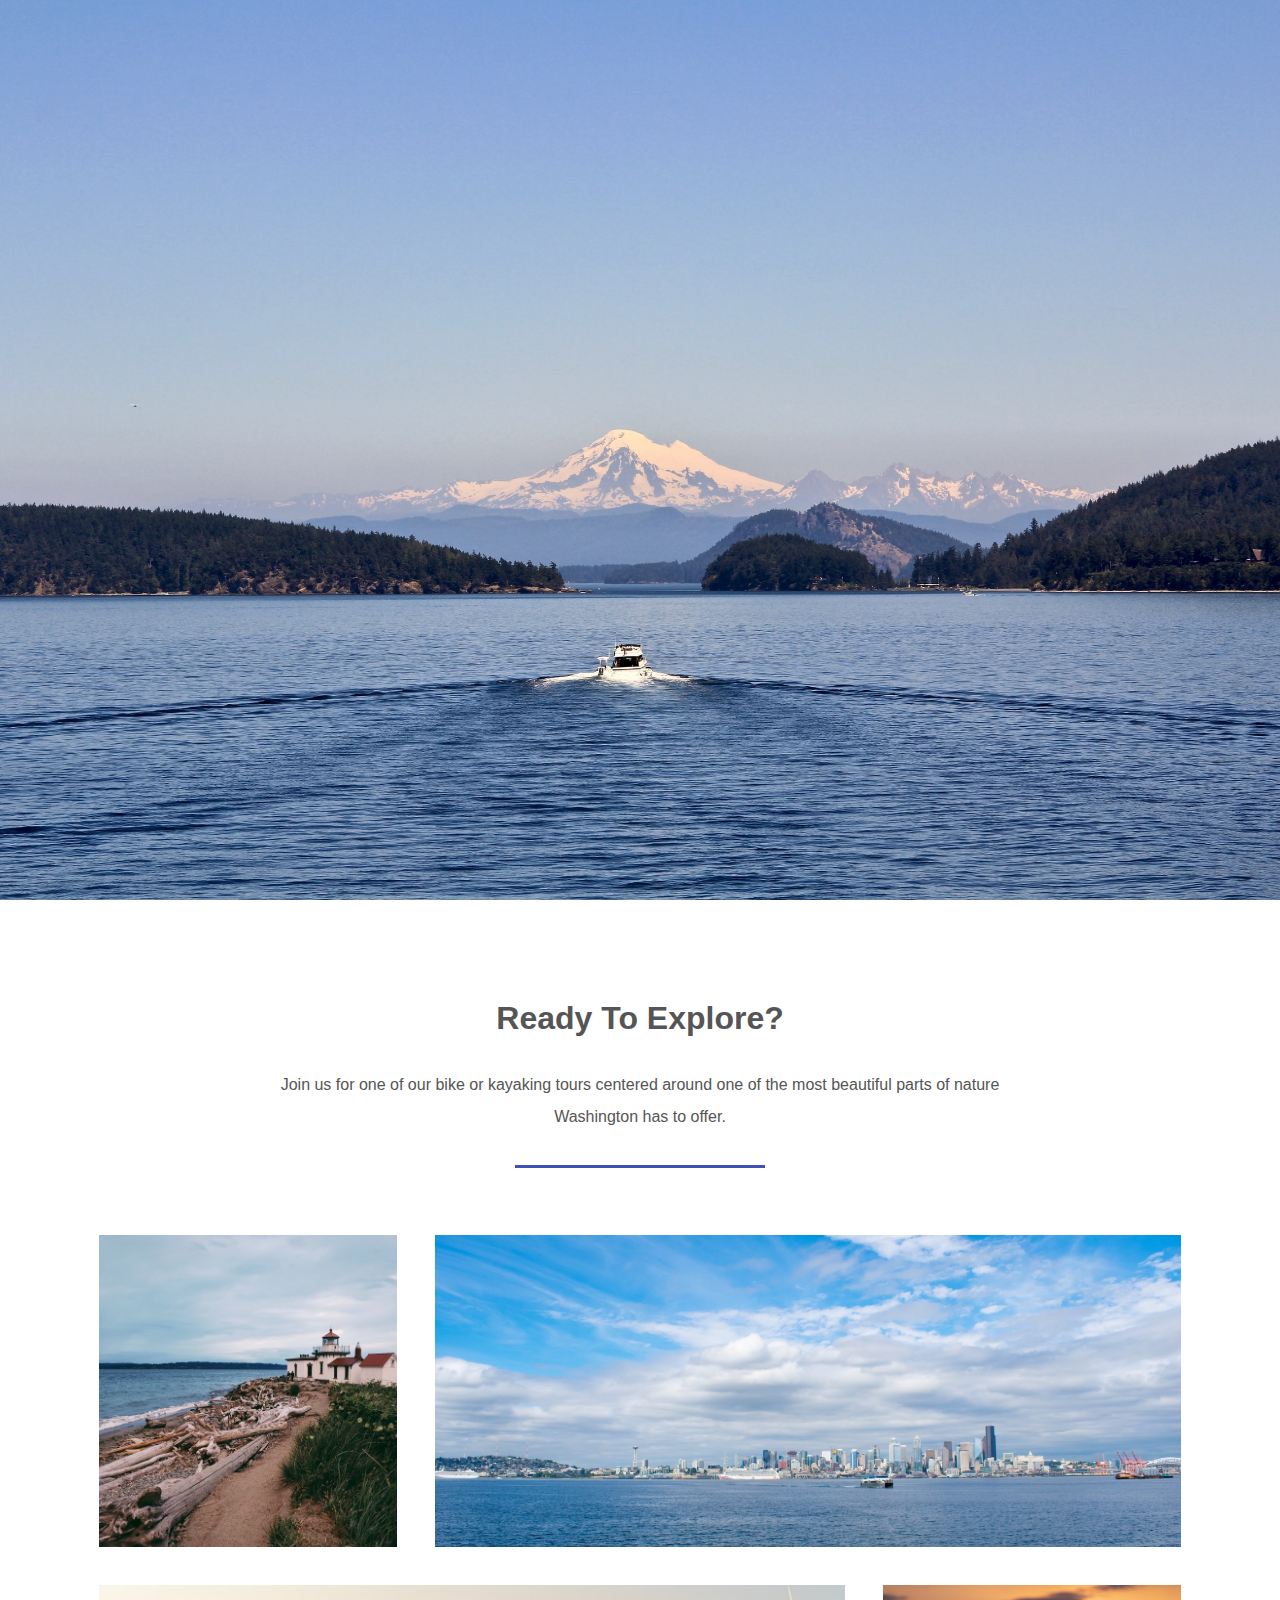
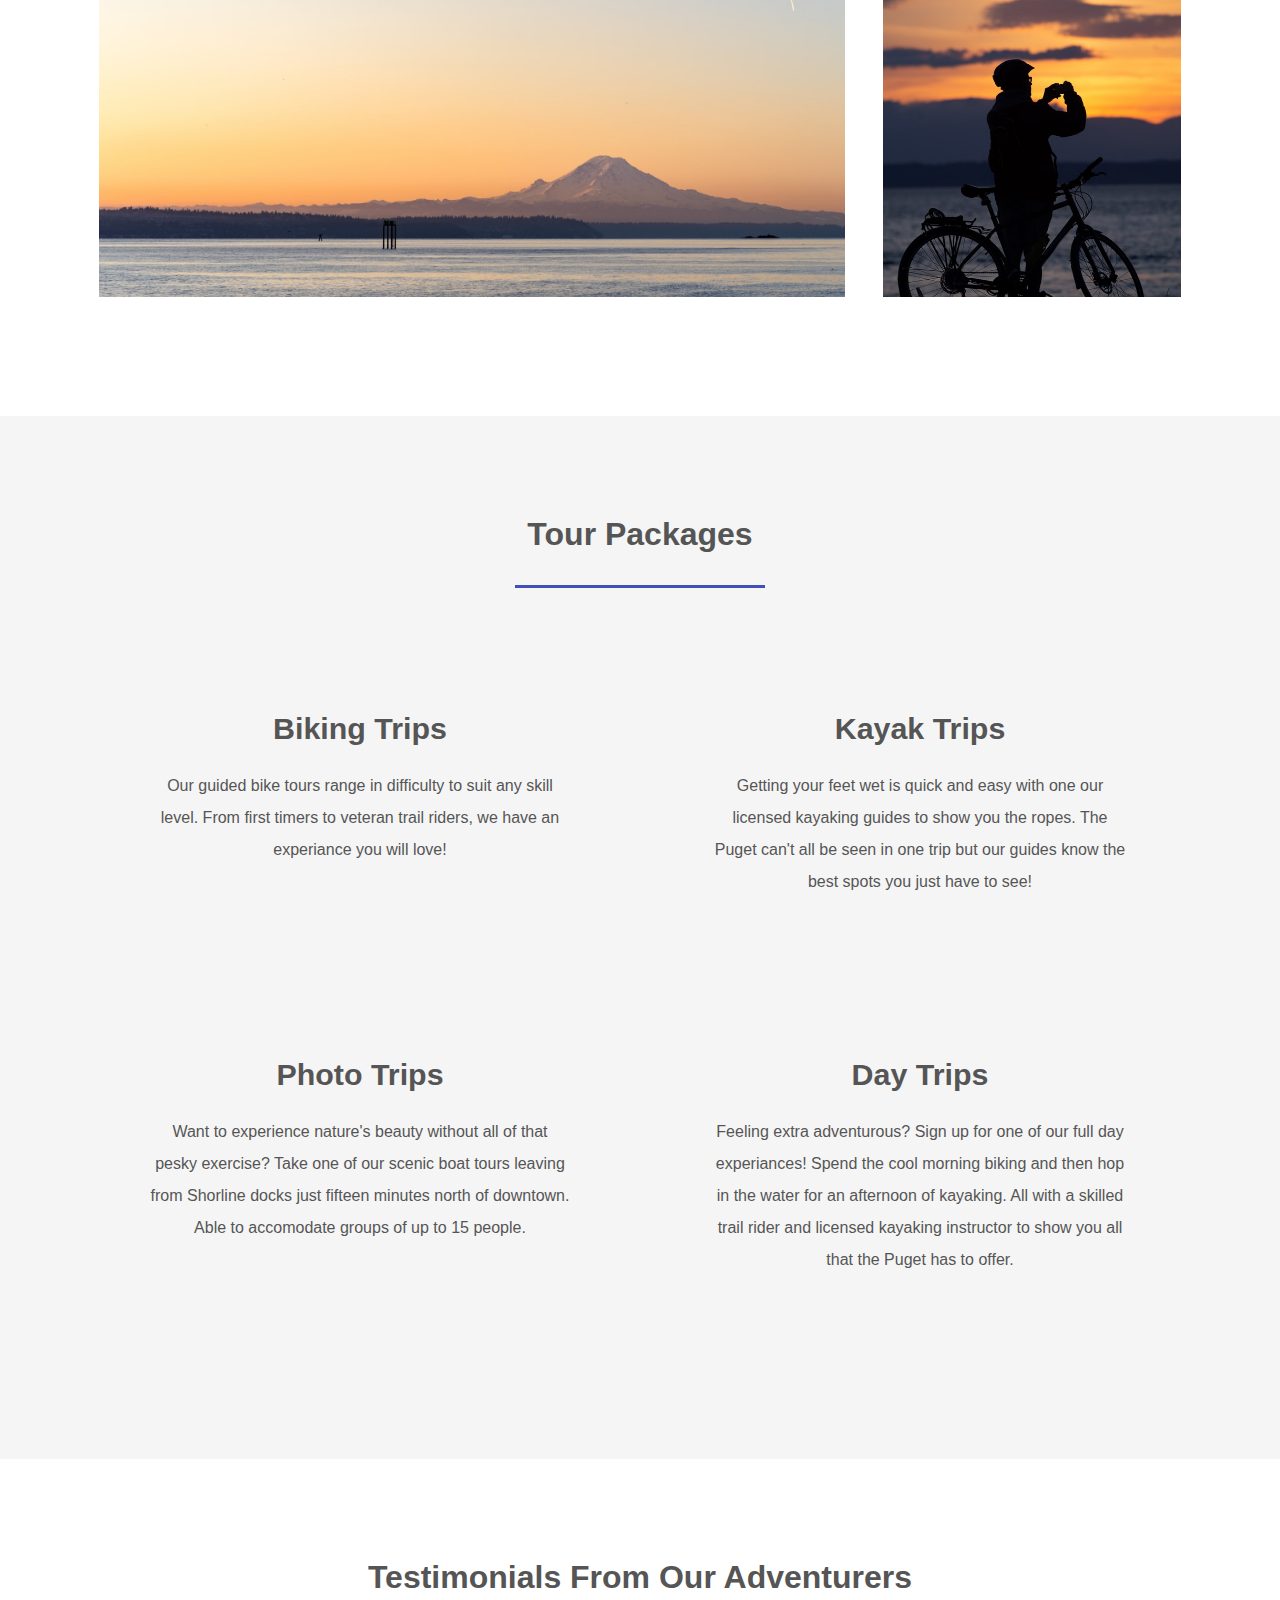
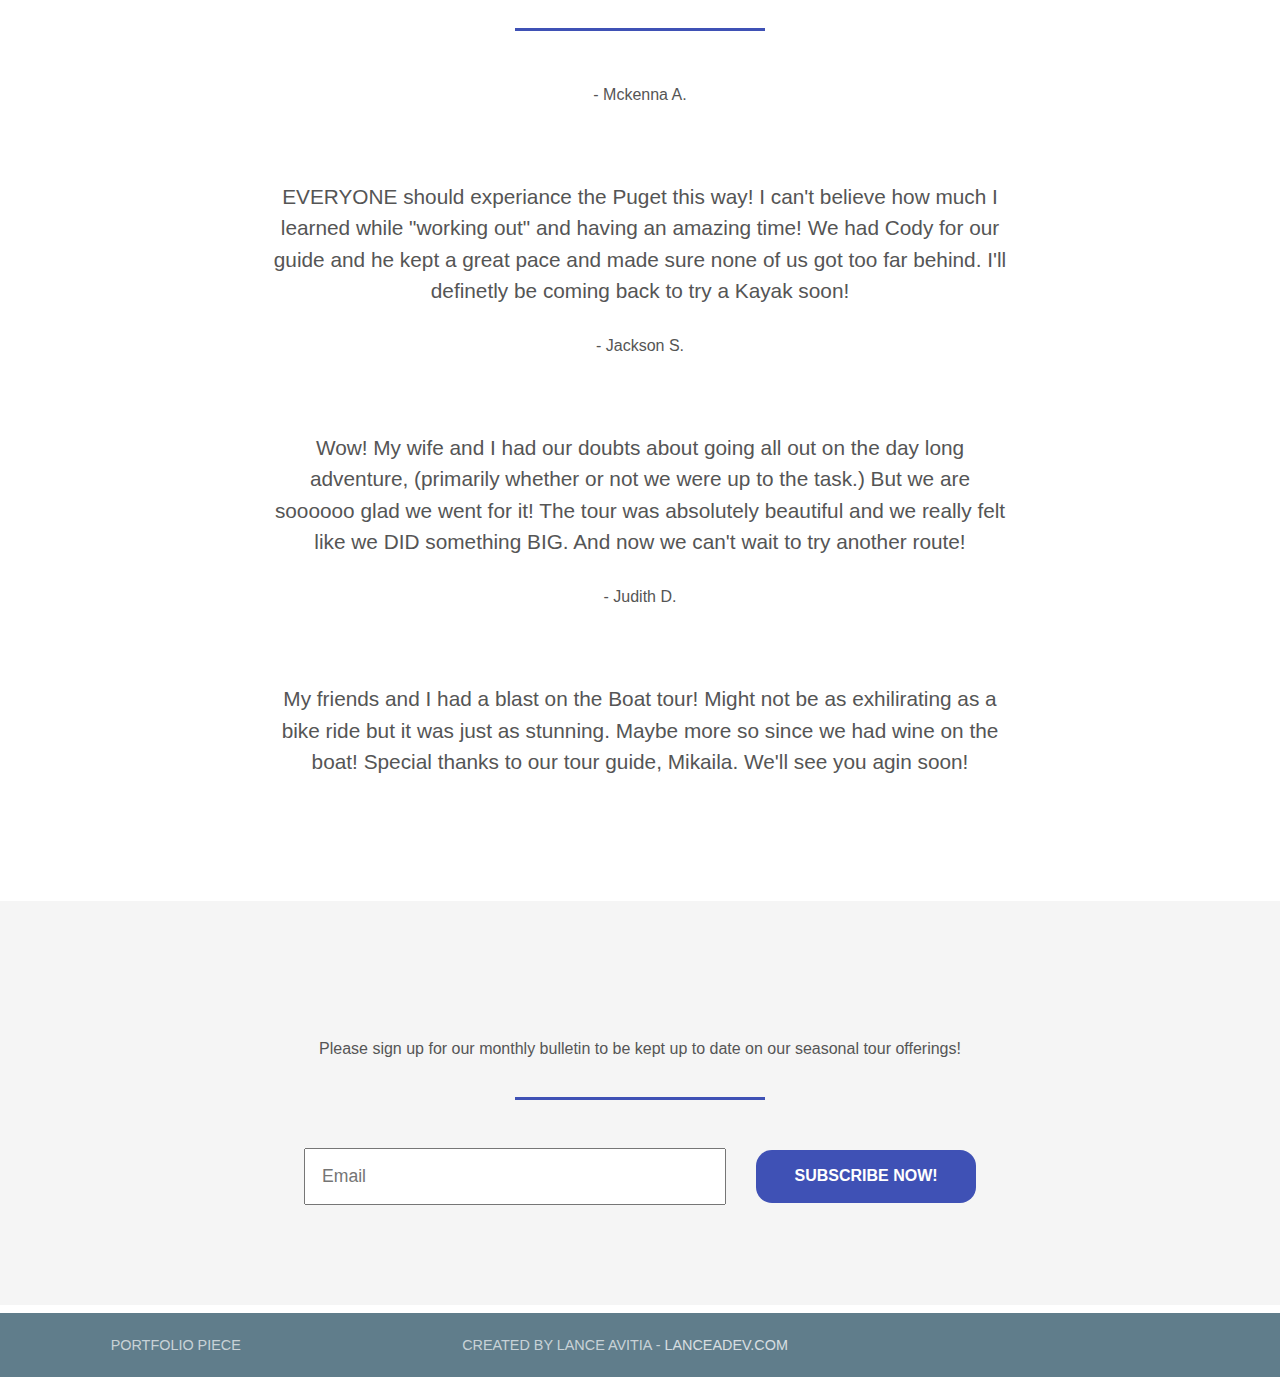
<file: index.html>
<!DOCTYPE html>
<html lang="en">

<head>
    <meta charset="UTF-8">
    <meta name="viewport" content="width=device-width, initial-scale=1.0">
    <meta author="Lance Avitia" contact="MonocledDesign@gmail.com">
    <title>Puget Blue</title>
    <link rel="stylesheet" href="assets/css/theme.css">
    <link rel="stylesheet" href="assets/css/landing.css">
    <link rel="stylesheet" href="https://use.fontawesome.com/releases/v5.15.4/css/all.css" integrity="sha384-DyZ88mC6Up2uqS4h/KRgHuoeGwBcD4Ng9SiP4dIRy0EXTlnuz47vAwmeGwVChigm" crossorigin="anonymous">
</head>

<body>
    <header>
        <h2><a href="./index.html">Puget Blue</a></h2>
        <nav>
            <li><a href="./tours.html">Tours</a></li>
            <li><a href="./about.html">About</a></li>
            <li><a href="./contact.html">Contact</a></li>
        </nav>
    </header>
    <section class="hero">
        <div class="background-image" style="background-image: url(assets/img/main.jpg);"></div>
        <div class="hero-content-area">
            <h1>Puget Blue</h1>
            <h3>See The Sound as it is meant to be seen!</h3>
            <a href="./contact.html" class="btn">Contact Us Now</a>
        </div>
    </section>
    <section class="destinations">
        <h3 class="title">Ready to explore?</h3>
        <p>Join us for one of our bike or kayaking tours centered around one of the most beautiful parts of nature
            Washington has to offer.
            <hr>
        <ul class="grid">
            <li class="small" style="background-image: url(assets/img/grid1.jpg);"></li>
            <li class="large" style="background-image: url(assets/img/grid2.jpg);"></li>
            <li class="large" style="background-image: url(assets/img/grid3.jpg);"></li>
            <li class="small" style="background-image: url(assets/img/grid4.jpg);"></li>
        </ul>
    </section>
    <section class="packages">
        <h3 class="title">Tour Packages</h3>
        <hr>
        <ul class="grid">
            <li>
                <i class="fas fa-bicycle fa-4x"></i>
                <h4>Biking Trips</h4>
                <p>Our guided bike tours range in difficulty to suit any skill level. From first timers to veteran trail
                    riders, we have an experiance you will love! </p>
            </li>
            <li>
                <i class="fas fa-compass fa-4x"></i>
                <h4>Kayak Trips</h4>
                <p>Getting your feet wet is quick and easy with one our licensed kayaking guides to show you the ropes.
                    The Puget can't all be seen in one trip but our guides know the best spots you just have to see!</p>
            </li>
            <li>
                <i class="fas fa-ship fa-4x"></i>
                <h4>Photo Trips</h4>
                <p>Want to experience nature's beauty without all of that pesky exercise? Take one of our scenic boat
                    tours leaving from Shorline docks just fifteen minutes north of downtown. Able to accomodate groups
                    of up to 15 people.</p>
            </li>
            <li>
                <i class="fas fa-heartbeat fa-4x"></i>
                <h4>Day Trips</h4>
                <p>Feeling extra adventurous? Sign up for one of our full day experiances! Spend the cool morning biking
                    and then hop in the water for an afternoon of kayaking. All with a skilled trail rider and licensed
                    kayaking instructor to show you all that the Puget has to offer.</p>
            </li>
        </ul>
    </section>
    <section class="testimonials">
        <h3 class="title">Testimonials from our adventurers</h3>
        <hr>
        <p class="author">- Mckenna A.</p>
        <p class="quote">EVERYONE should experiance the Puget this way! I can't believe how much I learned while
            "working out" and having an amazing time! We had Cody for our guide and he kept a great pace and made sure
            none of us got too far behind. I'll definetly be coming back to try a Kayak soon!</p>
        <p class="author">- Jackson S.</p>
        <p class="quote">Wow! My wife and I had our doubts about going all out on the day long adventure, (primarily
            whether or not we were up to the task.) But we are soooooo glad we went for it! The tour was absolutely
            beautiful and we really felt like we DID something BIG. And now we can't wait to try another route!</p>
        <p class="author">- Judith D.</p>
        <p class="quote">My friends and I had a blast on the Boat tour! Might not be as exhilirating as a bike ride but
            it was just as stunning. Maybe more so since we had wine on the boat! Special thanks to our tour guide,
            Mikaila. We'll see you agin soon!</p>
    </section>
    <section class="contact">
        <h3 class="title"></h3>
        <p>Please sign up for our monthly bulletin to be kept up to date on our seasonal tour offerings!</p>
        <hr>
        <form>
            <input type="email" placeholder="Email">
            <a href="#" id="submit" class="btn">Subscribe Now!</a>
        </form>
    </section>
    <footer>
        <p>Portfolio Piece</p>
        <p>Created By Lance Avitia - <a href="https://www.lanceadev.com/">LanceADev.com</a></p>
        <ul>
            <li><a href="#"><i class="fab fa-twitter-square fa-2x"></i></a></li>
            <li><a href="#"><i class="fab fa-facebook-square fa-2x"></i></a></li>
            <li><a href="#"><i class="fab fa-instagram-square fa-2x"></i></a></li>
        </ul>
    </footer>
    <script src="./assets/scripts/form_handler.js"></script>
</body>

</html>
</file>
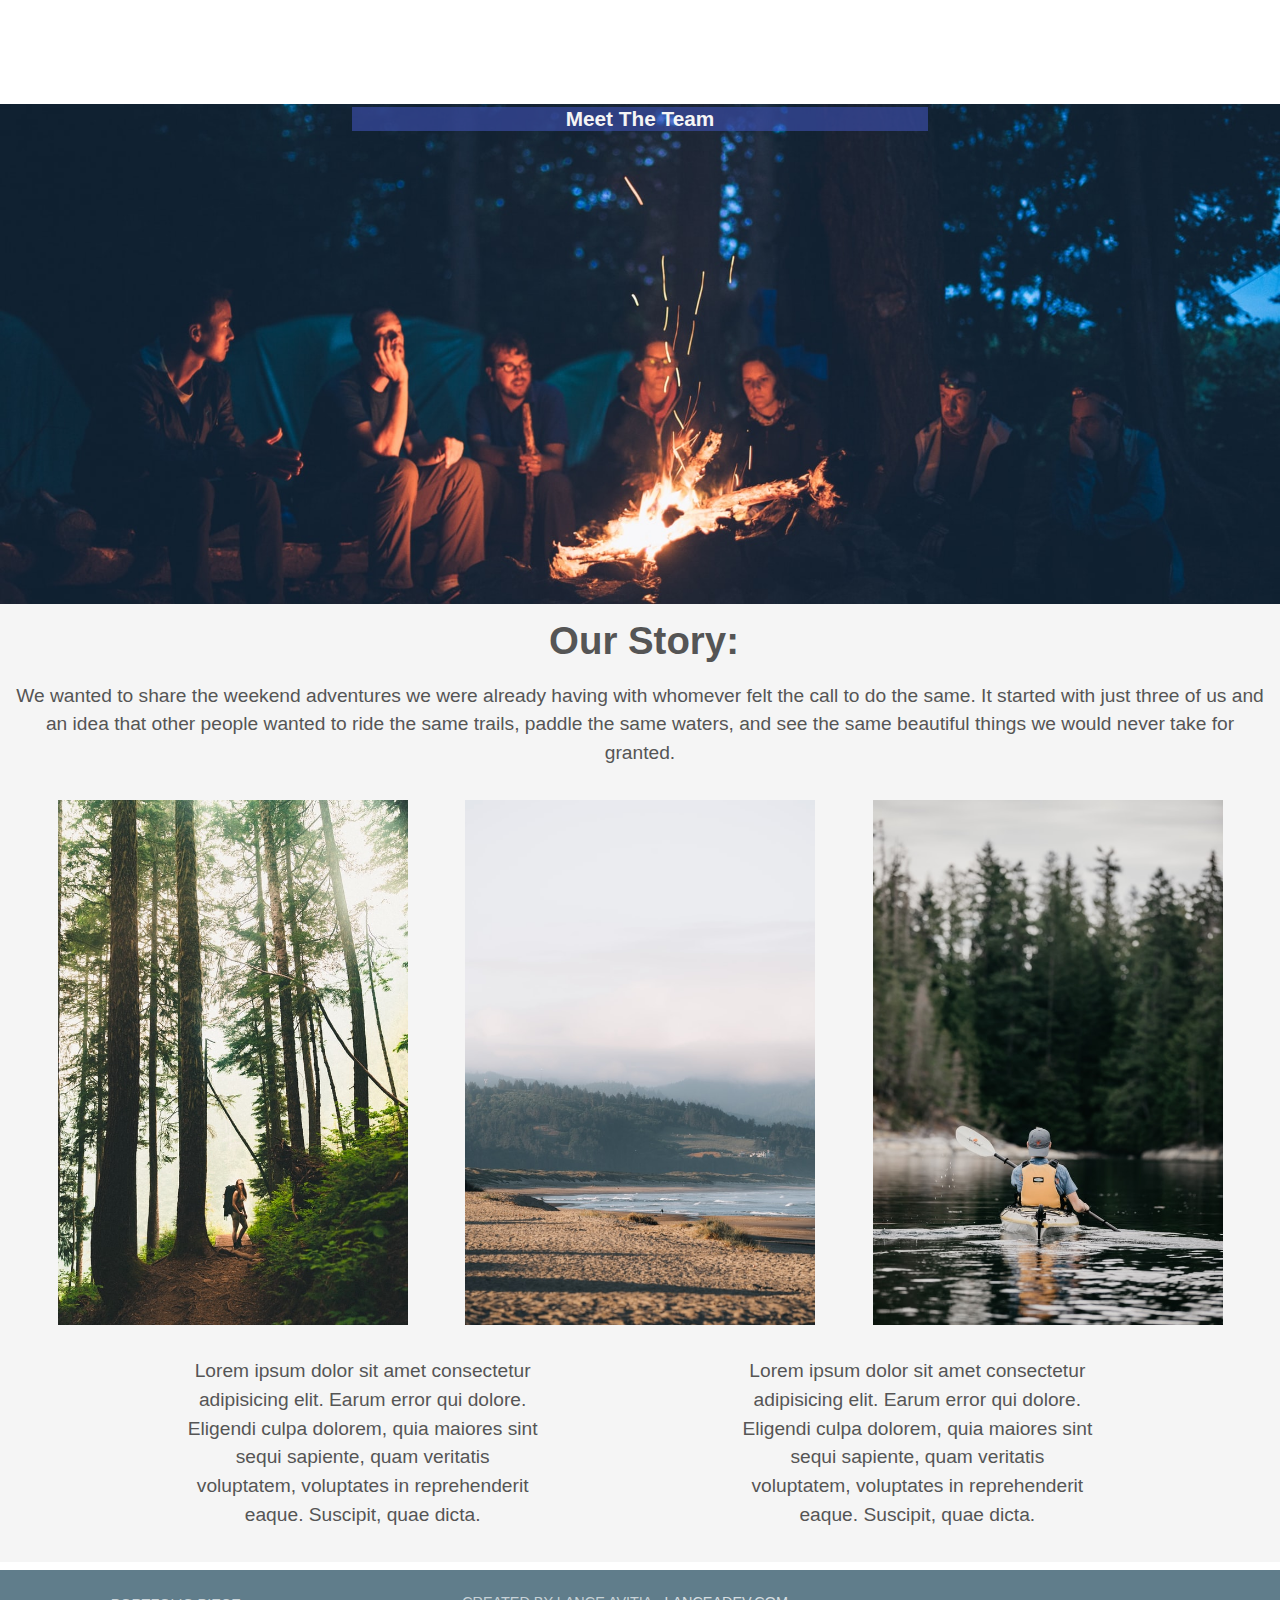
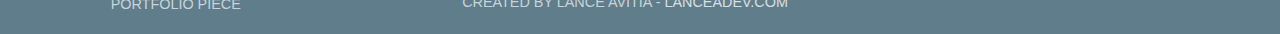
<file: about.html>
<!DOCTYPE html>
<html lang="en">

<head>
    <meta charset="UTF-8">
    <meta name="viewport" content="width=device-width, initial-scale=1.0">
    <meta author="Lance Avitia" contact="MonocledDesign@gmail.com">
    <title>Puget Blue</title>
    <link rel="stylesheet" href="assets/css/theme.css">
    <link rel="stylesheet" href="assets/css/about.css">
    <link rel="stylesheet" href="https://use.fontawesome.com/releases/v5.15.4/css/all.css" integrity="sha384-DyZ88mC6Up2uqS4h/KRgHuoeGwBcD4Ng9SiP4dIRy0EXTlnuz47vAwmeGwVChigm" crossorigin="anonymous">
</head>

<body>
    <header>
        <h2><a href="./index.html">Puget Blue</a></h2>
        <nav>
            <li><a href="./tours.html">Tours</a></li>
            <li><a href="./about.html">About</a></li>
            <li><a href="./contact.html">Contact</a></li>
        </nav>
    </header>
    <section>
        <div class="about-main">
            <h2>Meet The Team</h2>
        </div>
        <article class="about">
            <h1>Our Story:</h1>
            <p>We wanted to share the weekend adventures we were already having with whomever felt the call to do the
                same. It started with just three of us and an idea that other people wanted to ride the same trails,
                paddle the same waters, and see the same beautiful things we would never take for granted. </p>

            <img class="about-img" src="assets/img/about2.jpg" />
            <p class="bottom">
                Lorem ipsum dolor sit amet consectetur adipisicing elit. Earum error qui dolore. Eligendi culpa dolorem,
                quia maiores sint sequi sapiente, quam veritatis voluptatem, voluptates in reprehenderit eaque.
                Suscipit, quae dicta.
            </p>
            <img class="about-img" src="assets/img/about3.jpg" />
            <p class="bottom">
                Lorem ipsum dolor sit amet consectetur adipisicing elit. Earum error qui dolore. Eligendi culpa dolorem,
                quia maiores sint sequi sapiente, quam veritatis voluptatem, voluptates in reprehenderit eaque.
                Suscipit, quae dicta.
            </p>
            <img class="about-img" src="assets/img/about4.jpg" />
        </article>
    </section>

</body>
<footer>
    <p>Portfolio Piece</p>
    <p>Created By Lance Avitia - <a href="https://www.lanceadev.com/">LanceADev.com</a></p>
    <ul>
        <li><a href="#"><i class="fab fa-twitter-square fa-2x"></i></a></li>
        <li><a href="#"><i class="fab fa-facebook-square fa-2x"></i></a></li>
        <li><a href="#"><i class="fab fa-instagram-square fa-2x"></i></a></li>
    </ul>
</footer>
</body>

</html>
</file>
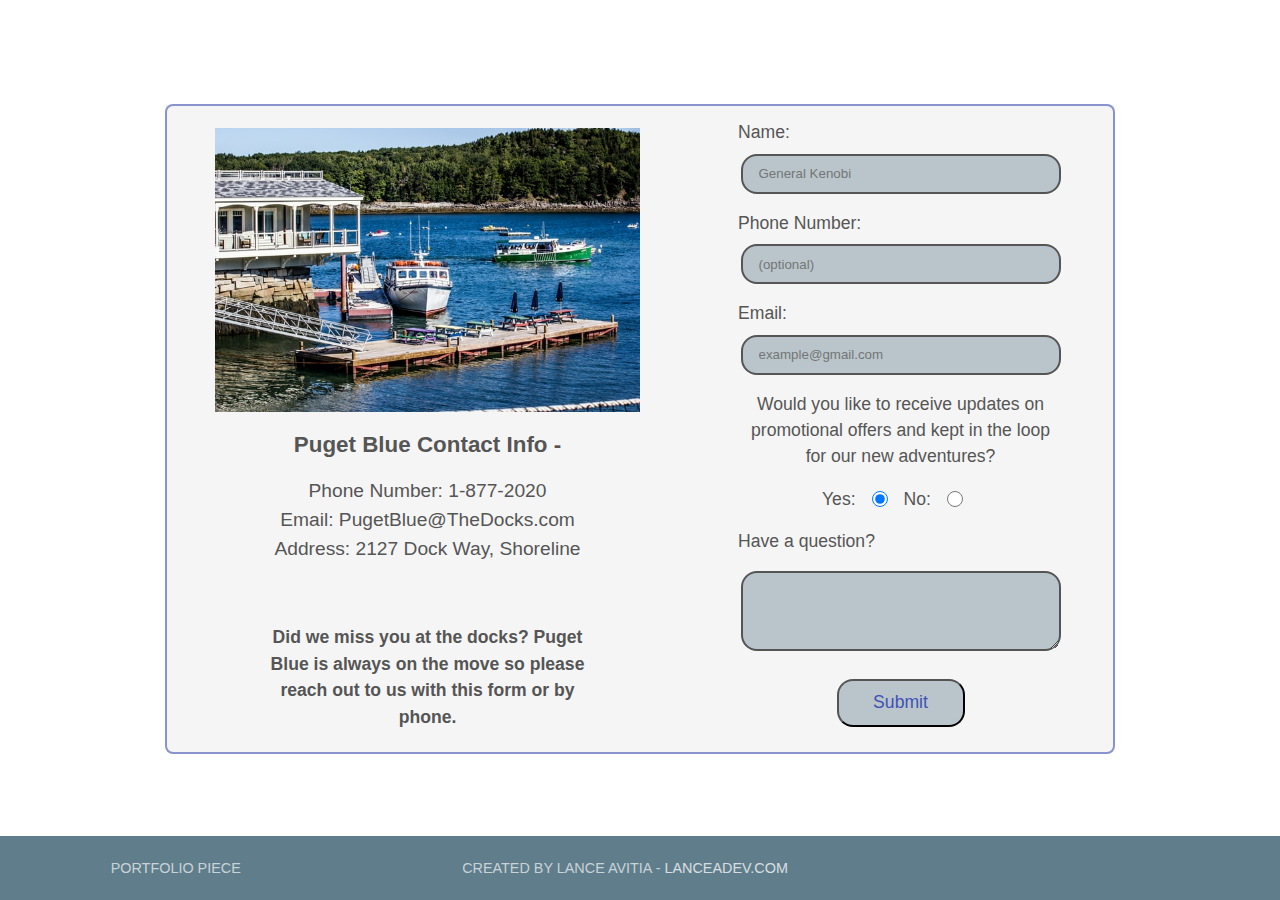
<file: contact.html>
<!DOCTYPE html>
<html lang="en">

<head>
    <meta charset="UTF-8">
    <meta name="viewport" content="width=device-width, initial-scale=1.0">
    <meta author="Lance Avitia" contact="MonocledDesign@gmail.com">
    <title>Puget Blue</title>
    <link rel="stylesheet" href="assets/css/theme.css">
    <link rel="stylesheet" href="assets/css/contact.css">
    <link rel="stylesheet" href="https://use.fontawesome.com/releases/v5.15.4/css/all.css" integrity="sha384-DyZ88mC6Up2uqS4h/KRgHuoeGwBcD4Ng9SiP4dIRy0EXTlnuz47vAwmeGwVChigm" crossorigin="anonymous">
</head>

<body>
    <header>
        <h2><a href="./index.html">Puget Blue</a></h2>
        <nav>
            <li><a href="./tours.html">Tours</a></li>
            <li><a href="./about.html">About</a></li>
            <li><a href="./contact.html">Contact</a></li>
        </nav>
    </header>
    <section>
        <article class="contact-info">
            <img src="./assets/img/contact.jpg">
            <h1>Puget Blue Contact Info -</h1>
            <p>Phone Number: 1-877-2020</p>
            <p>Email: PugetBlue@TheDocks.com</p>
            <p>Address: 2127 Dock Way, Shoreline</p>
            <hr />
            <h2>Did we miss you at the docks? Puget Blue is always on the move so please reach out to
                us with this form or by phone.</h2>
        </article>
        <article class="contact-form">
            <!-- Formspree or other form handler below -->
            <form action="#" method="#">
                <label for="name">Name:</label>
                <input class="form-text" type="text" name="name" id="name" placeholder="General Kenobi" required>
                <label for="phone">Phone Number:</label>
                <input class="form-text" type="tel" name="phone" id="phone" placeholder="(optional)" minlength="7">
                <label for="email">Email:</label>
                <input class="form-text" type="email" name="email" id="email" placeholder="example@gmail.com" required>
                <p>Would you like to receive updates on promotional offers and kept in the loop for our new adventures?
                </p>
                <div class="radio">
                    <label for="newsletter">Yes:</label>
                    <input type="radio" name="newsletter" id="newsletter-yes" value="yes" checked>
                    <label for="newsletter">No:</label>
                    <input type="radio" name="newsletter" id="newsletter-no" value="no">
                </div>
                <label for="question">Have a question?</label>
                <textarea id="question" name="question?" value="question">
                    </textarea>
                <button id="submit">Submit</button>
            </form>
        </article>
    </section>

</body>
<footer>
    <p>Portfolio Piece</p>
    <p>Created By Lance Avitia - <a href="https://www.lanceadev.com/">LanceADev.com</a></p>
    <ul>
        <li><a href="#"><i class="fab fa-twitter-square fa-2x"></i></a></li>
        <li><a href="#"><i class="fab fa-facebook-square fa-2x"></i></a></li>
        <li><a href="#"><i class="fab fa-instagram-square fa-2x"></i></a></li>
    </ul>
</footer>
<script src="./assets/scripts/form_handler.js"></script>
</body>

</html>
</file>
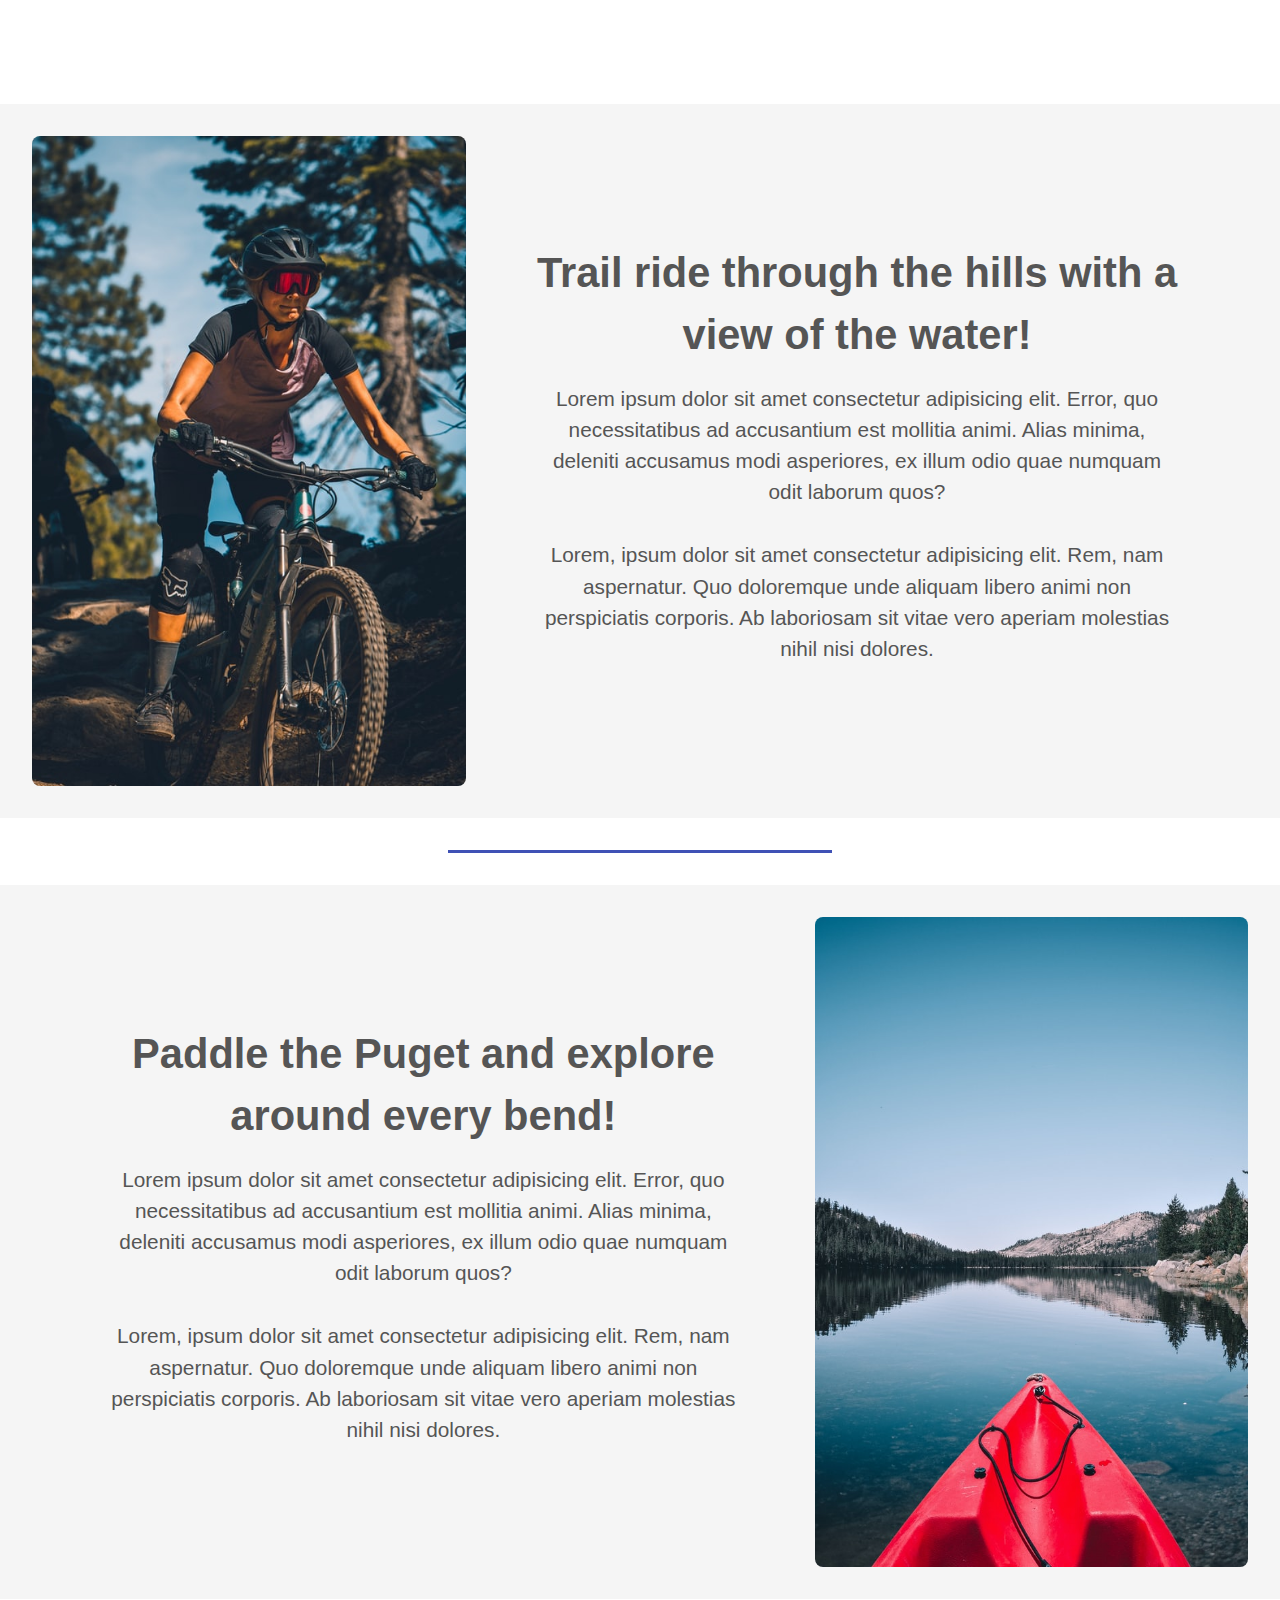
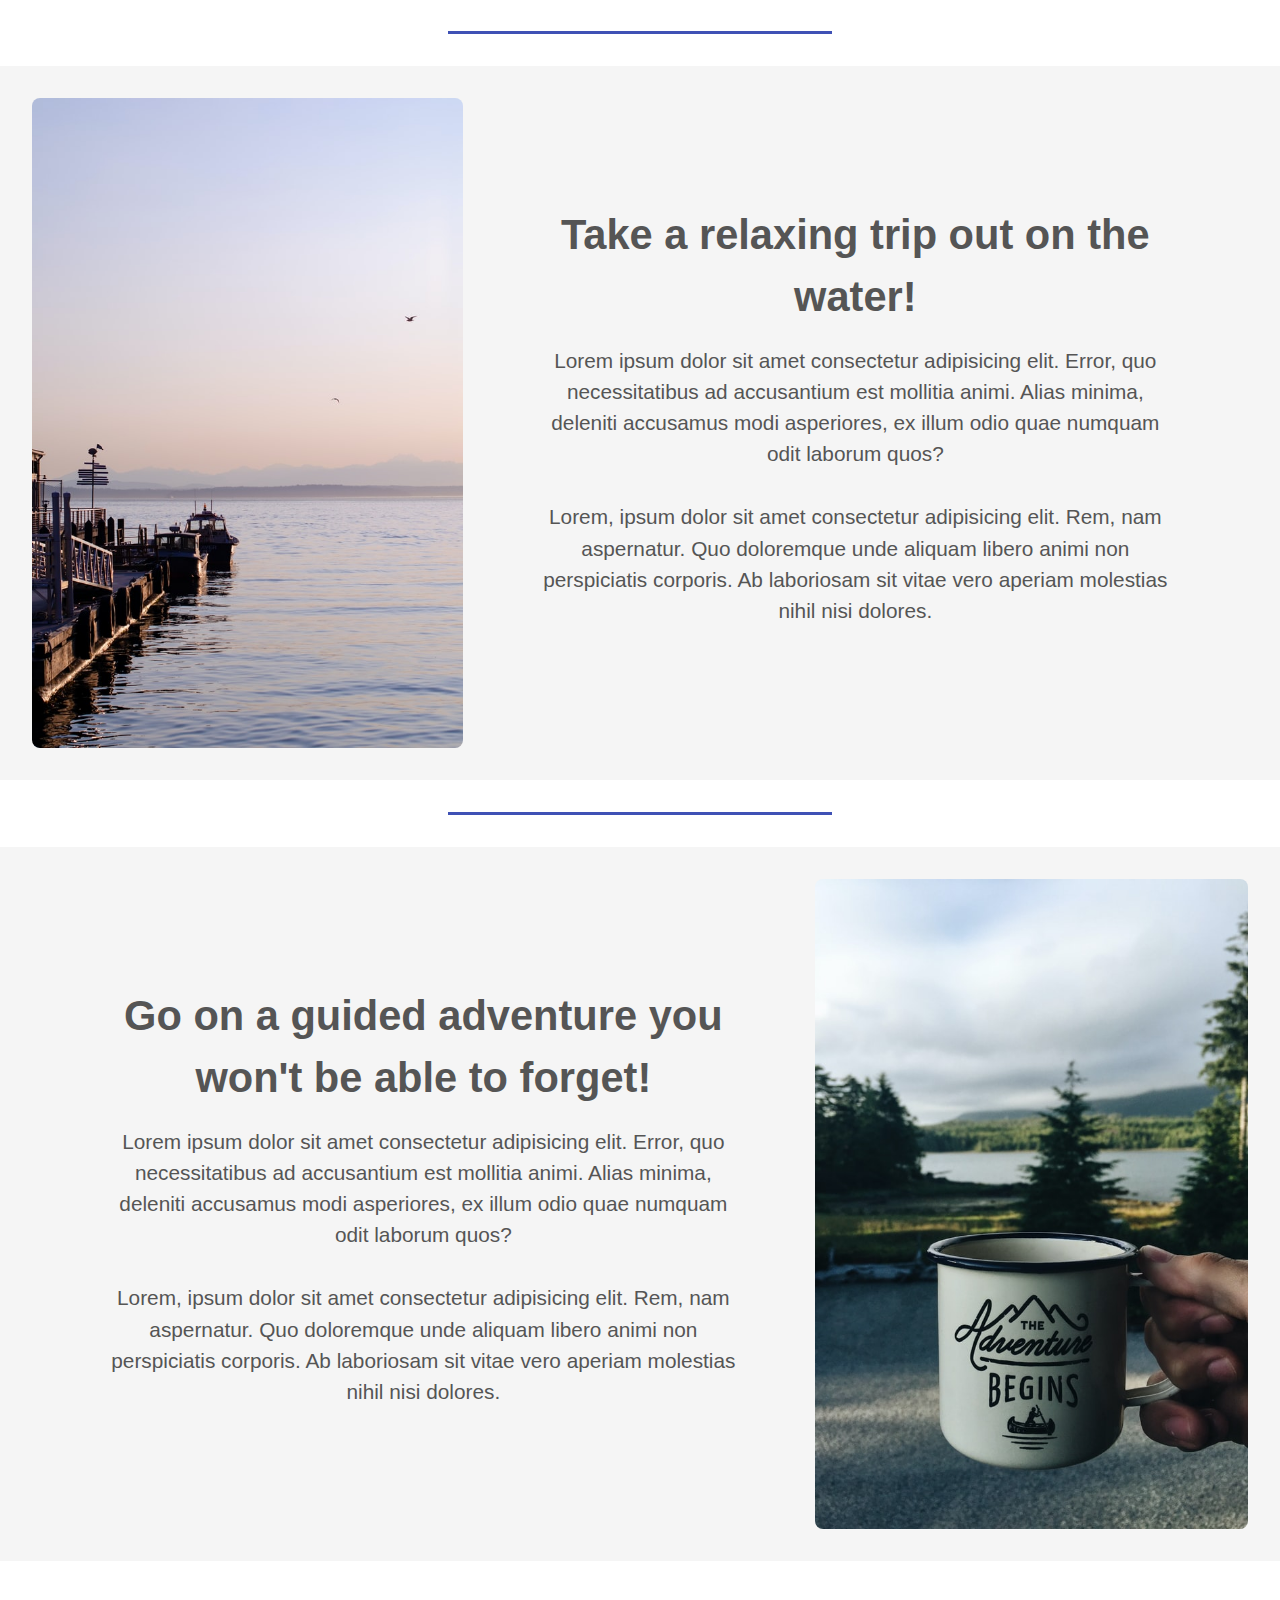
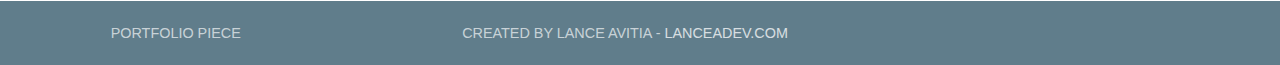
<file: tours.html>
<!DOCTYPE html>
<html lang="en">

<head>
    <meta charset="UTF-8">
    <meta name="viewport" content="width=device-width, initial-scale=1.0">
    <meta author="Lance Avitia" contact="MonocledDesign@gmail.com">
    <title>Puget Blue</title>
    <link rel="stylesheet" href="assets/css/theme.css">
    <link rel="stylesheet" href="assets/css/tours.css">
    <link rel="stylesheet" href="https://use.fontawesome.com/releases/v5.15.4/css/all.css" integrity="sha384-DyZ88mC6Up2uqS4h/KRgHuoeGwBcD4Ng9SiP4dIRy0EXTlnuz47vAwmeGwVChigm" crossorigin="anonymous">
</head>

<body>
    <header>
        <h2><a href="./index.html">Puget Blue</a></h2>
        <nav>
            <li><a href="./tours.html">Tours</a></li>
            <li><a href="./about.html">About</a></li>
            <li><a href="./contact.html">Contact</a></li>
        </nav>
    </header>
    <section>
        <img class="tours-img" src="./assets/img/tours1.jpg" />
        <article>
            <h1>Trail ride through the hills with a view of the water!</h1>
            <p>Lorem ipsum dolor sit amet consectetur adipisicing elit. Error, quo necessitatibus ad accusantium est
                mollitia animi. Alias minima, deleniti accusamus modi asperiores, ex illum odio quae numquam odit
                laborum quos?</p>
            <p>Lorem, ipsum dolor sit amet consectetur adipisicing elit. Rem, nam aspernatur. Quo doloremque unde
                aliquam libero animi non perspiciatis corporis. Ab laboriosam sit vitae vero aperiam molestias nihil
                nisi dolores.</p>
        </article>
    </section>
    <hr />
    <section>
        <img class="tours-img" src="./assets/img/tours2.jpg" />
        <article>
            <h1>Paddle the Puget and explore around every bend!</h1>
            <p>Lorem ipsum dolor sit amet consectetur adipisicing elit. Error, quo necessitatibus ad accusantium est
                mollitia animi. Alias minima, deleniti accusamus modi asperiores, ex illum odio quae numquam odit
                laborum quos?</p>
            <p>Lorem, ipsum dolor sit amet consectetur adipisicing elit. Rem, nam aspernatur. Quo doloremque unde
                aliquam libero animi non perspiciatis corporis. Ab laboriosam sit vitae vero aperiam molestias nihil
                nisi dolores.</p>
        </article>
    </section>
    <hr />
    <section>
        <img class="tours-img" src="./assets/img/tours3.jpg" />
        <article>
            <h1>Take a relaxing trip out on the water!</h1>
            <p>Lorem ipsum dolor sit amet consectetur adipisicing elit. Error, quo necessitatibus ad accusantium est
                mollitia animi. Alias minima, deleniti accusamus modi asperiores, ex illum odio quae numquam odit
                laborum quos?</p>
            <p>Lorem, ipsum dolor sit amet consectetur adipisicing elit. Rem, nam aspernatur. Quo doloremque unde
                aliquam libero animi non perspiciatis corporis. Ab laboriosam sit vitae vero aperiam molestias nihil
                nisi dolores.</p>
        </article>
    </section>
    <hr />
    <section>
        <img class="tours-img" src="./assets/img/tours4.jpg" />
        <article>
            <h1>Go on a guided adventure you won't be able to forget!</h1>
            <p>Lorem ipsum dolor sit amet consectetur adipisicing elit. Error, quo necessitatibus ad accusantium est
                mollitia animi. Alias minima, deleniti accusamus modi asperiores, ex illum odio quae numquam odit
                laborum quos?</p>
            <p>Lorem, ipsum dolor sit amet consectetur adipisicing elit. Rem, nam aspernatur. Quo doloremque unde
                aliquam libero animi non perspiciatis corporis. Ab laboriosam sit vitae vero aperiam molestias nihil
                nisi dolores.</p>
        </article>
    </section>

</body>
<footer>
    <p>Portfolio Piece</p>
    <p>Created By Lance Avitia - <a href="https://www.lanceadev.com/">LanceADev.com</a></p>
    <ul>
        <li><a href="#"><i class="fab fa-twitter-square fa-2x"></i></a></li>
        <li><a href="#"><i class="fab fa-facebook-square fa-2x"></i></a></li>
        <li><a href="#"><i class="fab fa-instagram-square fa-2x"></i></a></li>
    </ul>
</footer>
</body>

</html>
</file>
<file: assets/css/theme.css>
@import url('https://fonts.googleapis.com/css2?family=Kumbh+Sans:wght@300;400;700&family=Quicksand:wght@300;400;500;600;700&display=swap');

* {
    margin: 0;
    padding: 0;
    box-sizing: border-box;
}

html {
    font: normal 16px sans-serif;
    color: #555;
}


ul, nav {
    list-style: none;
}

img {
    object-fit: cover;
}

section {
    display: flex;
    flex-direction: column;
    align-items: center;
    padding: 100px 80px;
}

article {
    display: flex;
    flex-direction: column;
    align-items: center;
    font-size: 1.2rem;
    font-weight: 300;
    line-height: 1.5;
    text-align: center;
    width: 100%;
    height: 100%;
}

hr {
    width: 250px;
    height: 3px;
    background-color: #3f51b5;
    border: 0;
    margin-bottom: 3rem;
}

section:not(.hero):nth-child(even) {
	background-color: #f5f5f5;
}

a {
	text-decoration: none;
	opacity: 0.75;
	color: #fff;
}

a:hover {
	opacity: 1;
}

a.btn {
	border-radius: 1rem;
	text-transform: uppercase;
	font-weight: bold;
	text-align: center;
    background-color: #3f51b5;
	opacity: 1;
}


/* Header Styles */

header {
    position: absolute;
    top: 0;
    width: 100%;
    display: flex;
    justify-content: space-between;
    align-items: center;
    padding: 25px 100px 0;
    opacity: 0;
    animation: fadein 1s 0.5s forwards;
    color: #fff;
    
    background-color: #607d8b;
    padding-bottom: 1rem;
    
    z-index: 1;
}

@keyframes fadein {
    100% {
        opacity: 1;
    }
}


header h2 {
    font-family: "Quicksand", sans-serif;
    font-size: 1.5em;
}

header nav {
    display: flex;
    margin-right: -15px;
}

header nav li {
    margin: 0 1rem;
}

@media (max-width: 760px) {
    section:nth-of-type(1) {
        margin-top: 7rem;
    }

	header {
		padding: 1.2rem 3rem;
		flex-direction: column;
	}

	header h2 {
		margin-bottom: 1rem;
	}
}



/* Footer Styling */

footer {
    display: flex;
    flex-direction: column;
    align-items: center;
    width: 100%;

	background-color: #607d8b;
	color: #ffffffaa;
	padding: 1rem 0;
}

footer > ul { 
    display: flex;
    justify-content: space-around;
    width: 10rem;
}

footer > p {
	text-transform: uppercase;
	font-size: 0.9rem;
    margin-bottom: 1.2rem;
}

@media (min-width: 760px) {

    body {
        min-height: 100vh;
        height: 100%;
        min-width: 100vw;
        width: 100%;
        position: relative;
        padding: 4.5rem 0;
    }

    footer {
        position: absolute;
        bottom: 0;

        height: 4rem;

        flex-direction: row;
        justify-content: space-around;
    }

    footer > p {
        margin: 0;
    }
}
</file>
<file: assets/css/landing.css>
body {
	padding-top: 0
}

header {
	background-color: transparent;
}

/* Hero Styles */

.hero {
    position: relative;
    justify-content: center;
    text-align: center;
    min-height: 100vh;
    color: #fff;
}

.hero .background-image {
position: absolute;
top: 0;
left: 0;
width: 100%;
height: 100%;
background-size: cover;
background-position: center;
z-index: -1;
background-color: #80a3db;
}

.hero-content-area {
    opacity: 0;
    margin-top: 100px;
    animation: slidefade 1s 1s forwards;
}

.hero-content-area > h1 {
    font: bold 3.8rem "Kembh Sans", sans-serif;
    margin-bottom: 1rem;
}

.hero-content-area > h3 {
	font: normal 1.2rem "Kembh Sans", sans-serif;
	margin-bottom: 3rem;
}

.hero-content-area > a.btn {
    padding: 1.1rem 2.8rem;
}



@keyframes slidefade {
    100% {
        opacity: 1;
        margin: 0;
    }
}

@media (max-width: 800px) {
	.hero {
		min-height: 600px;
	}

	.hero h1 {
		font-size: 3rem;
	}

	.hero h3 {
		font-size: 1.6rem;
	}

	.hero a.btn {
		padding: 1rem 2.5rem;
	}	
}


/* Photo Display Styling */
.grid {
    width: 100%;
    display: flex;
    flex-wrap: wrap;
    justify-content: center;
}


section h3.title {
    text-transform: capitalize;
    font: bold 2rem "Kembh Sans", sans-serif;
    margin-bottom: 2rem;
    text-align: center;
}

section p {
    max-width: 775px;
    line-height: 2;
    padding: 0 1.2rem;
    margin-bottom: 2rem;
    text-align: center;
}

@media (max-width: 760px) {
	section {
		padding: 2.5rem 1.2rem;
	}
}


/* Destinations Styles */

.destinations .grid li {
    height: 350px;
    padding: 1.2rem;
    background-clip: content-box;
    background-size: cover;
    background-position: center;
}

.destinations .grid li.small {
    flex-basis: 30%;
}

.destinations .grid li.large {
    flex-basis: 70%;
}

@media (max-width: 1100px) {
	.destinations .grid li.small,
	.destinations .grid li.large {
		flex-basis: 50%;
	}
}

@media (max-width: 800px) {
	.destinations .grid li.small,
	.destinations .grid li.large {
		flex-basis: 100%;
	}
}

/* Packages Styles */

.packages .grid li {
	padding: 3.2rem;
	flex-basis: 50%;
	text-align: center;
}

.packages .grid li i {
	color: #8c9eff;
}

.packages .grid li h4 {
	font-size: 1.9rem;
	margin: 1.5rem 0;
}

@media (max-width: 800px) {
	.packages .grid li {
		flex-basis: 100%;
		padding: 1.2rem;
	}
}

/* Testimonials Styles */

.testimonials .quote {
	font-size: 1.3rem;
	font-weight: 300;
	line-height: 1.5;
	margin: 2.4rem 0 1.5rem;
}

@media (max-width: 800px) {
	.testimonials .quote {
		font-size: 1.1rem;
		margin: 1rem 0;
	}

	.testimonials .author {
		font-size: 0.9rem;
	}
}

/*Contact Section*/

.contact form {
	display: flex;
	align-items: center;
	justify-content: center;
	flex-wrap: wrap;
	width: 60%;
}

.contact form .btn {
	padding: 1.1rem 2.4rem;
}

.contact form input {
	padding: 1rem;
	margin-right: 1.9rem;
	font-size: 1.1rem;
	color: #555;
	flex: 1;
}

@media (max-width: 1000px) {
	.contact form input {
		flex-basis: 100%;
		margin: 0 0 1.2rem 0;
	}
}
</file>
<file: assets/css/about.css>
section {
    padding: 0;
    text-align: center;
}

.about-main {
    background-image: url(../img/about1.jpg);
    background-size: cover;
    background-position: center;
    width: 100%;
    height: 500px;
}

section h2 {
    color: #f5f5f5;
    font-size: 1.3rem;
    background-color: #3f51b599;
    width: 45%;
    margin: 0.2rem auto;
}

article {
    flex-wrap: wrap;
    margin: 0;
}

article h1 {
    align-self: flex-start;
    padding-left: 0.5rem;
}

article p {
    width: 100%;
    margin: 2rem 0;
    padding: 0 1rem;
}

p:nth-of-type(1) {
    margin-top: 0.25rem;
}

.about-img {
    height: 550px;
    width: 100%;
}

@media (min-width: 766px) {
    section {
        margin-top: 2rem;
    }

    article {
        flex-direction: row;
        justify-content: space-evenly;
    }

    article h1,
    p {
        margin: 0.5rem 2rem;
    }

    .about-img {
        height: 375px;
        width: auto;
    }

    .bottom {
        order: 2;
        width: 40%;
    }
}

@media (min-width: 1075px) {
    .about-img {
        min-height: 525px;
        min-width: 350px;
        flex-basis: 25%;
    }
    .bottom {
        width: 30%;
    }
}
</file>
<file: assets/css/contact.css>
section {
    margin-top: 7rem;
    padding: 0;
}

article {
    flex-wrap: nowrap;
    justify-content: center;
}

.contact-info {
    margin: 0 0 2rem 0;
}

.contact-info > img {
    height: auto;
    width: 100%;
}

.contact-info > h1 {
    font-size: 1.4rem;
    margin: 1rem 0;
}

.contact-info > hr {
    margin: 2rem 0 0 0;
    width: 70%;
}

.contact-form {
    font-size: 1rem;
}

.contact-form > h2 {
    margin: 2rem;
    font-size: 1.3rem;
}

.contact-info > h2 {
    margin: 1.8rem 0 0 0;
    width: 80%;
    font-size: 1.1rem;
    color: #555;
}

#newsletter {
    margin: 1rem 0;
}

form {
    display: flex;
    flex-direction: column;
    align-items: center;
    width: 100%;
    font-size: 1.1rem;
    color: #555;
}

form > input, textarea {
    background-color: #607d8b66;
    border-radius: 1rem;
    border: 2px solid #555;
    outline: none;
}

form > p {
    width: 20rem;
}

.form-text {
    width: 20rem;
    height: 2.5rem;
    padding: 1rem;
    margin: 1rem 0;
}

button {
    font-size: 1.1rem;
    height: 3rem;
    width: 8rem;
    margin: 0.75rem 0;
    color: #3f51b5;
    background-color: #607d8b66;
    border-radius: 1rem;
}

button:hover {
    font-weight: bold;
}

.radio {
    display: flex;
    justify-content: center;
    align-items: center;
    margin: 1rem;
    padding: 0;
}

.radio > input {
    height: 1rem;
    width: 1rem;
    margin: 0 1rem;
}

textarea {
    height: 5rem;
    width: 20rem;
    margin: 1rem 0;
}

@media (min-width: 760px) {
    section {
        width: auto;
        max-width: 950px;
        height: 650px;
        margin: 2rem auto 2rem;

        flex-direction: row;
        justify-content: space-around;

        border: solid 2px #3f51b599;
        border-radius: 0.5rem;
    }

    .contact-info {
        height: 600px;
        width: 425px;
        margin: 0;
    }

    .contact-form {
        height: 600px;
        width: 325px;
        margin: 0 2px;
    }

    form > label {
        align-self: flex-start;
    }

    .form-text {
        margin-top: 0.5rem;
    }
}
</file>
<file: assets/css/tours.css>
section {
    margin: 2rem 0;
    padding: 2rem;
}

article {
    margin: 5%;
}


@media (min-width: 850px) {
    section {
        flex-direction: row;
    }
    article {
        font-size: 1.1rem;
    }
    section:nth-of-type(even) {
        flex-direction: row-reverse;
    }
}

@media (min-width: 950px) {
    article {
        font-size: 1.3rem;
    }
}

article p {
    margin: 1rem;
}

.tours-img {
    border-radius: 0.5rem;
    height: 650px;
    width: 434px;
    max-width: 515px;
    flex-basis: 40%;
}

hr {
    margin: 0 auto;
    width: 30%;
}
</file>
